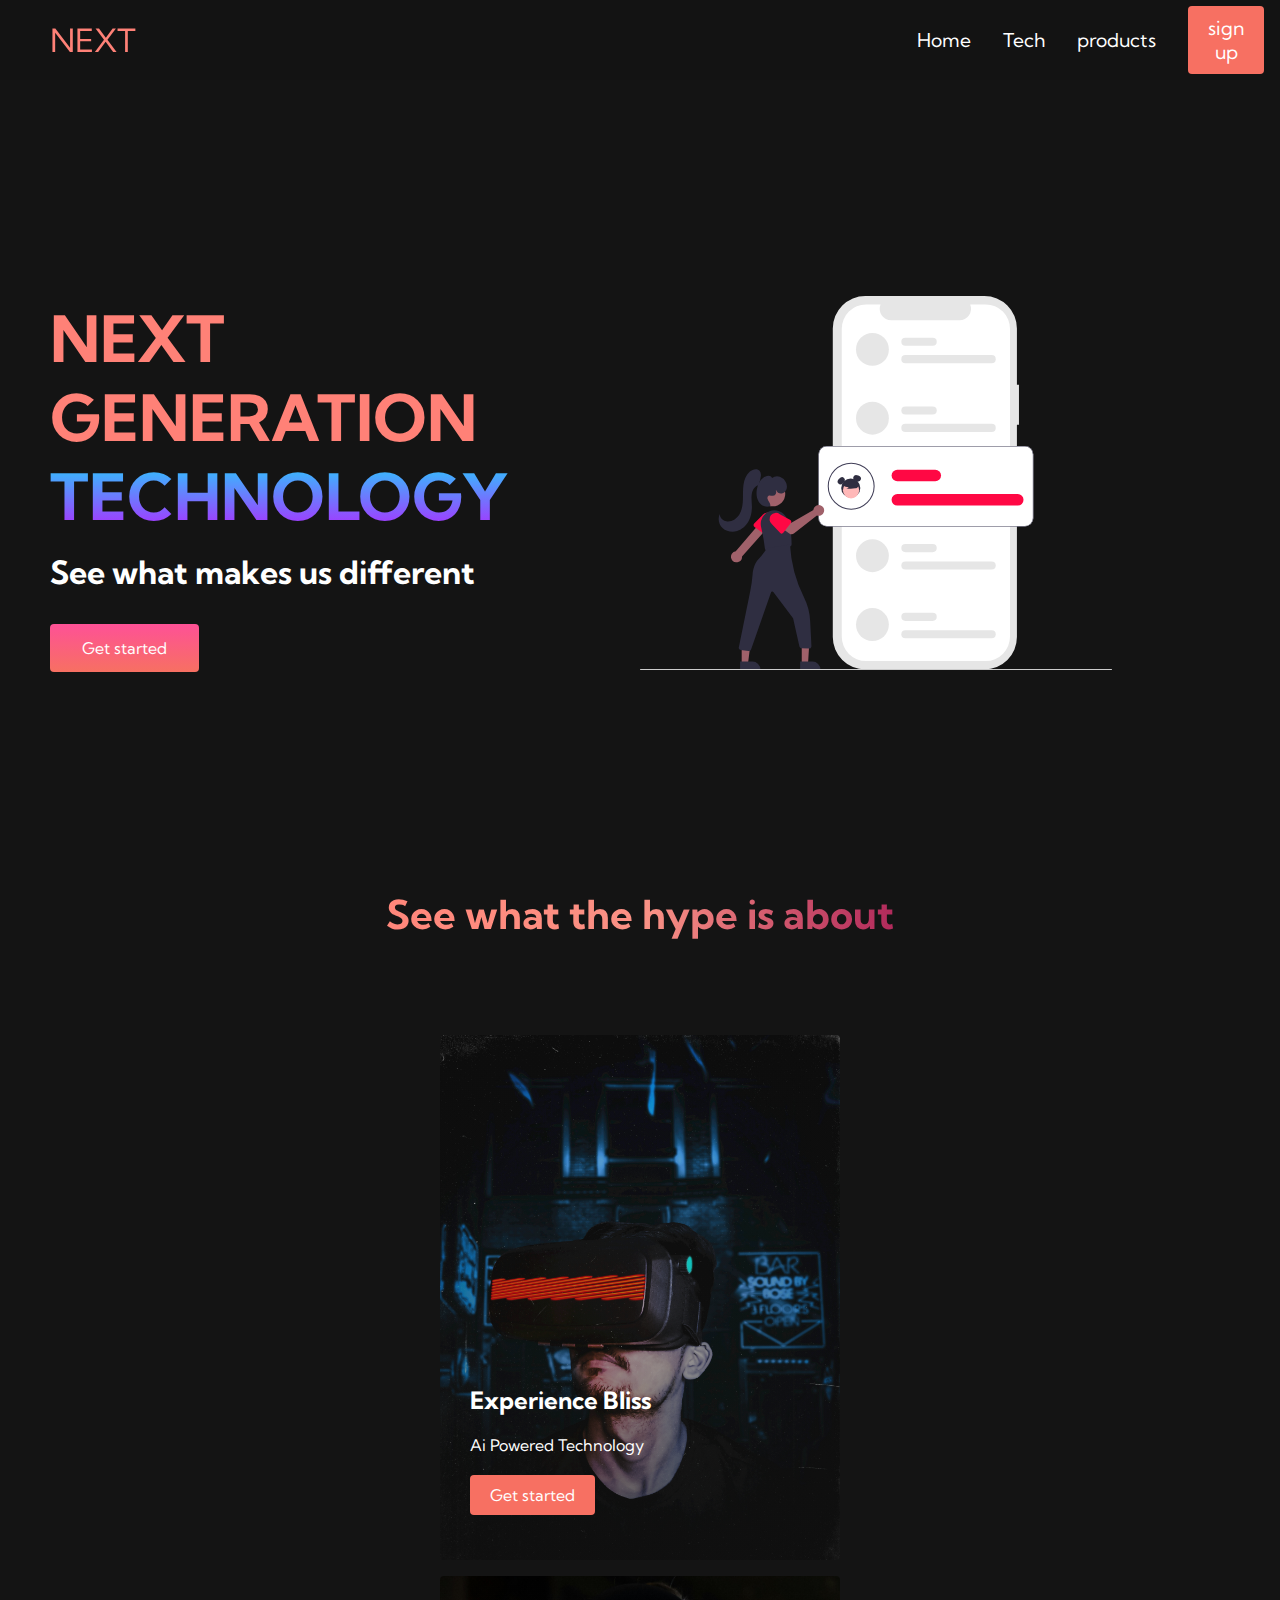
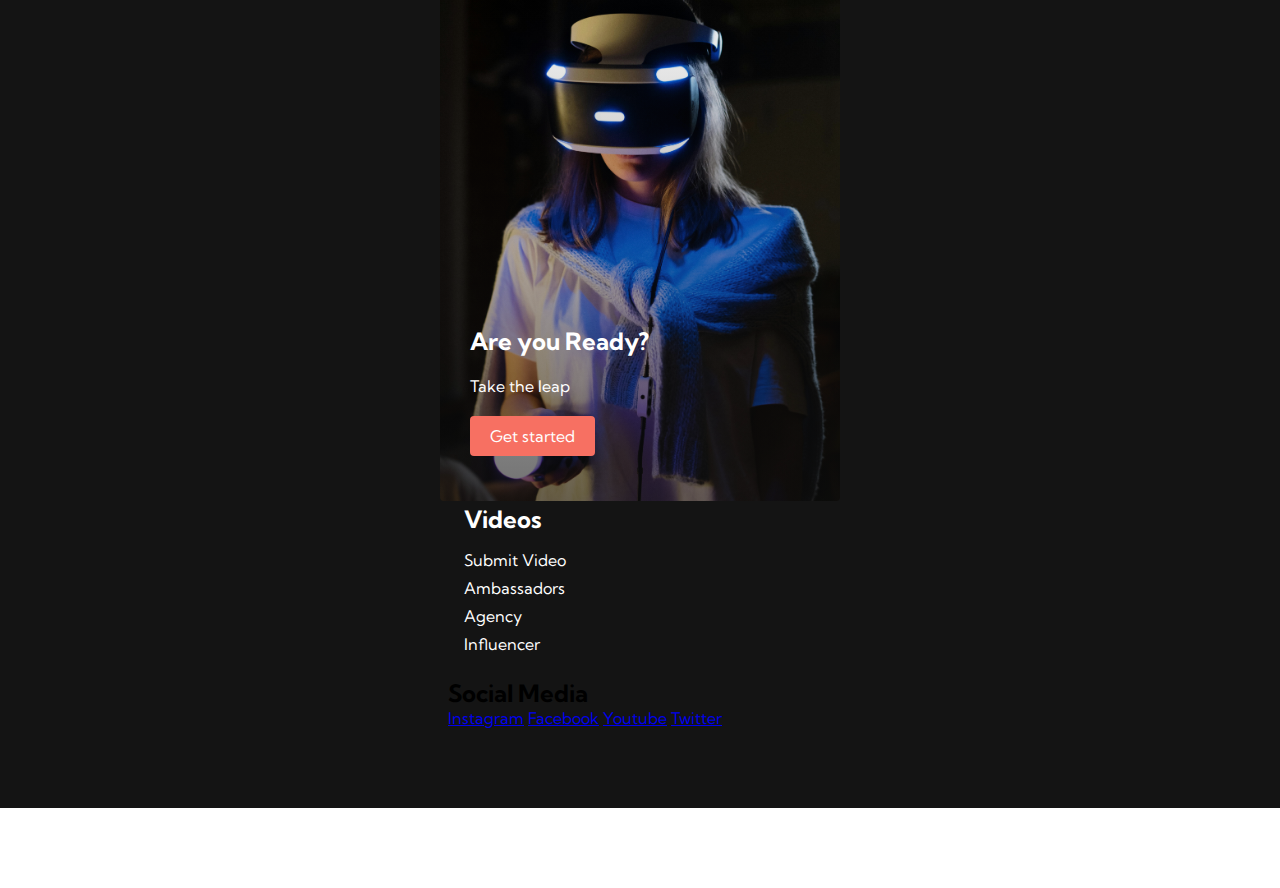
<file: index.html>
<!DOCTYPE html>
<html lang="en">
  <head>
    <meta charset="UTF-8" />
    <meta name="viewport" content="width=device-width, initial-scale=1.0" />
    <title>NEXT Website</title>
    <link rel="stylesheet" href="style.css" />
    <link rel="preconnect" href="https://fonts.googleapis.com" />
    <link rel="preconnect" href="https://fonts.gstatic.com" crossorigin />
    <link
      href="https://fonts.googleapis.com/css2?family=Kumbh+Sans:wght@100..900&display=swap"
      rel="stylesheet"
    />
  </head>
  <body>
    <nav class="navbar">
      <div class="navbar__container">
        <a href="/" id="navbar__logo">NEXT</a>
        <div class="navbar__toggle" id="mobile-menu">
          <span class="bar"></span> <span class="bar"></span>
          <span class="bar"></span>
        </div>
      </div>
      <ul class="navbar__menu">
        <li class="navbar__item">
          <a href="/" class="navbar__links">Home</a>
        </li>
        <li class="navbar__item">
          <a href="/tech.html" class="navbar__links">Tech</a>
        </li>
        <li class="navbar__item">
          <a href="/" class="navbar__links">products</a>
        </li>
        <li class="navbar__btn"><a href="/" class="button">sign up</a></li>
      </ul>
    </nav>

    <!--Hero Section-->
    <div class="main">
      <div class="main__container">
        <div class="main__content">
          <h1>NEXT GENERATION</h1>
          <h2>TECHNOLOGY</h2>
          <p>See what makes us different</p>
          <button class="main__btn"><a href="/">Get started</a></button>
        </div>
        <div class="main_img--container">
          <img src="images/pic1.svg" alt="pic" id="main__img" />
        </div>
      </div>
    </div>

    <!-- Services Section -->
    <div class="services">
      <h1>See what the hype is about</h1>
      <div class="services__container">
        <div class="services__card">
          <h2>Experience Bliss</h2>
          <p>Ai Powered Technology</p>
          <button>Get started</button>
        </div>
        <div class="services__card">
          <h2>Are you Ready?</h2>
          <p>Take the leap</p>
          <button>Get started</button>
        </div>
      </div>
    </div>

    <!-- Footer Section -->
    <div class="footer__container">
      <div class="footer__links">
        <div class="footer__link--wrapper">
          <div class="footer__link--items">
            <h2>About Us</h2>
            <a href="/">How it works</a> <a href="/
            ">Testimonials</a>
            <a href="/">Careers</a> <a href="/">Investments</a>
            <a href="/">Terms of service</a>
          </div>
          <div class="footer__link--items">
            <h2>Contact Us</h2>
            <a href="/">contact</a> <a href="/">Support</a>
            <a href="/">Destinations</a> <a href="/
            ">Sponsorship</a>
          </div>
        </div>
        <div class="footer__link--wrapper">
        <div class="footer__link--items">
          <h2>Videos</h2>
          <a href="/">Submit Video</a> <a href="/
          ">Ambassadors</a>
          <a href="/">Agency</a> <a href="/">Influencer</a>
        </div>
      </div>
      <div class="footer__Link--items">
        <h2>Social Media</h2>
        <a href="/">Instagram</a> <a href="/">Facebook</a>
        <a href="/">Youtube</a> <a href="/">Twitter</a>
        </div>
       </div>
      </div>
      <div class="social__media">
        <div class="social__media--wrap">
          <div class="footer__logo">
            <a href="/" id="footer__logo"><i class="fas fa-gem"></i>NEXT</a>
          </div>
          <p class="website__rights">NEXT 2022. All rights 
            reserved</p>
            <div class="social__icons">
                <a href="/" class="social__icon--link" 
                targets="_blank">
                    <i class="fab fa-facebook"></i>
                </a>
                <a href="/" class="social__icon--link" 
                targets="_blank">
                    <i class="fab fa-instagram"></i>
                </a>
                <a href="/" class="social__icon--link" 
                targets="_blank">
                    <i class="fab fa-twitter"></i>
                </a>
                <a href="/" class="social__icon--link" 
                targets="_blank">
                    <i class="fab fa-youtube"></i>
                </a>
            </div>
        </div>
      </div>
    </div>
    <script src="app.js"></script>
  </body>
</html>
</file>
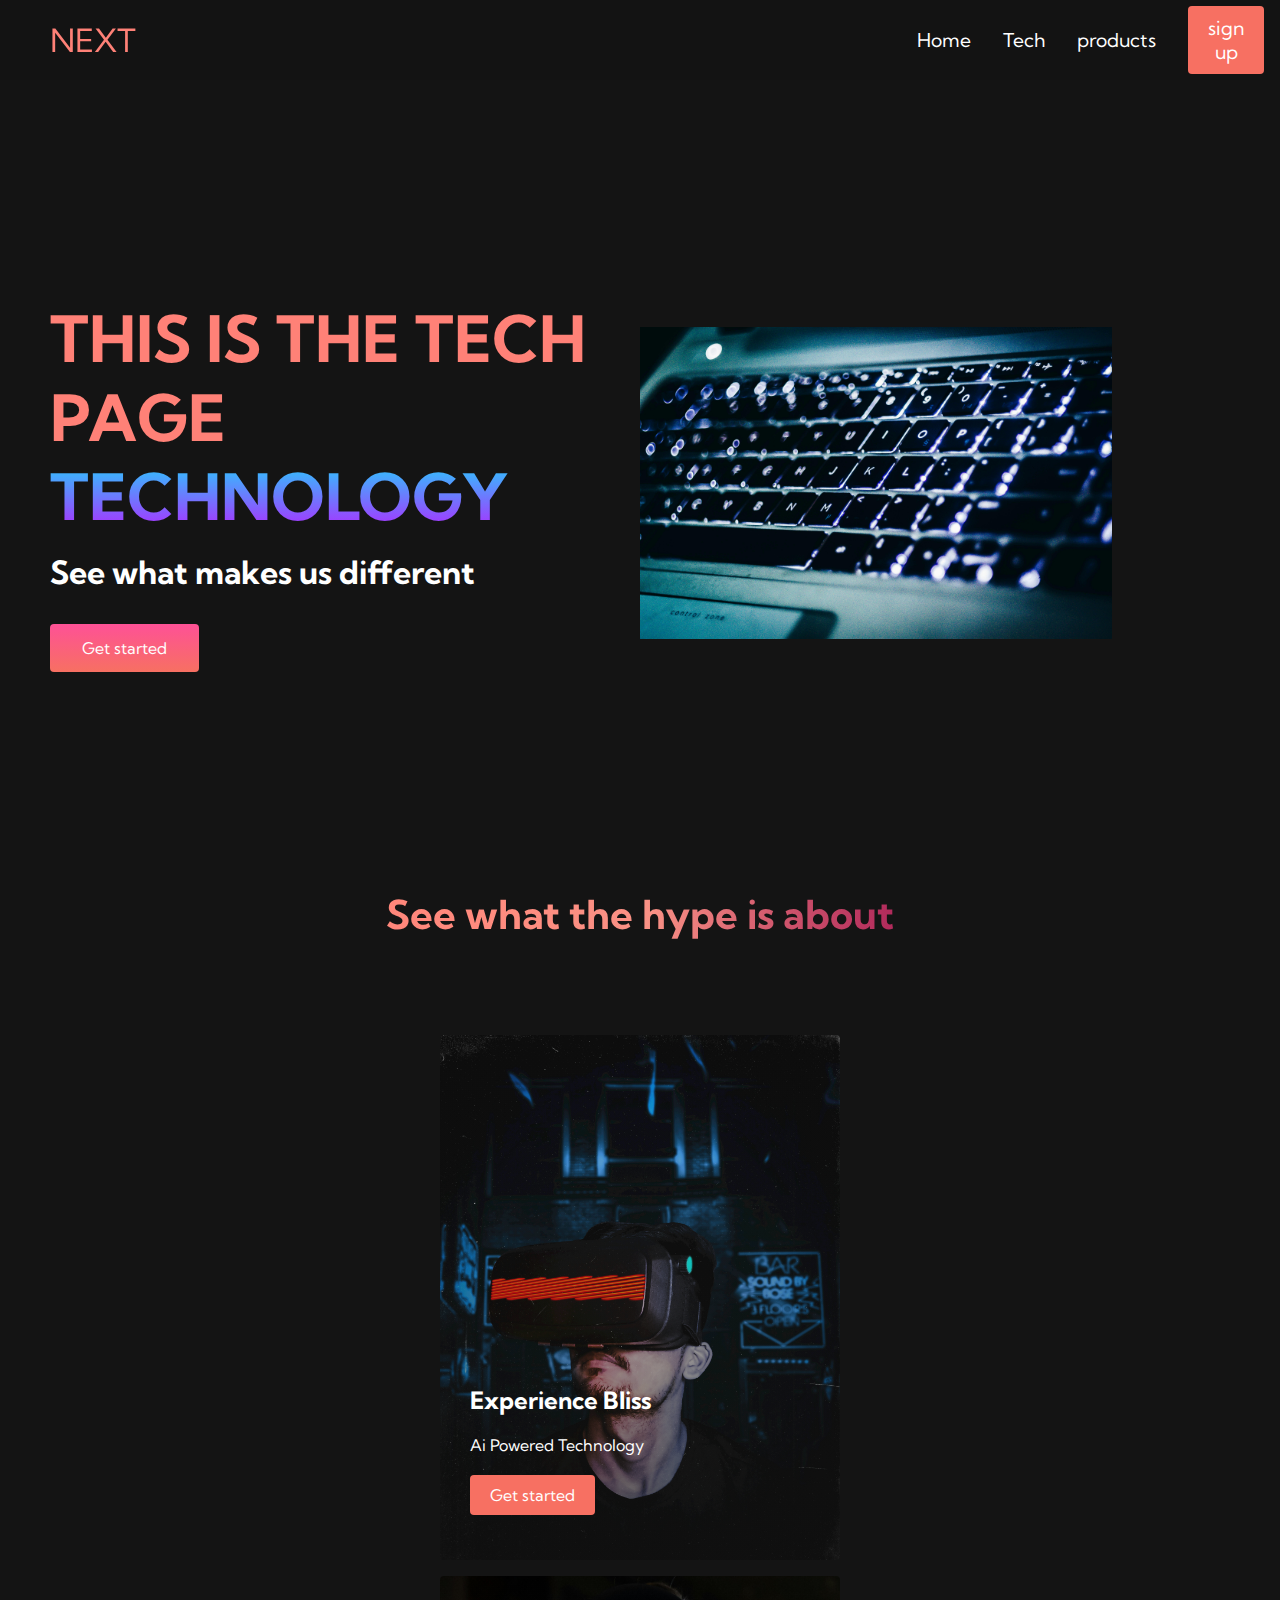
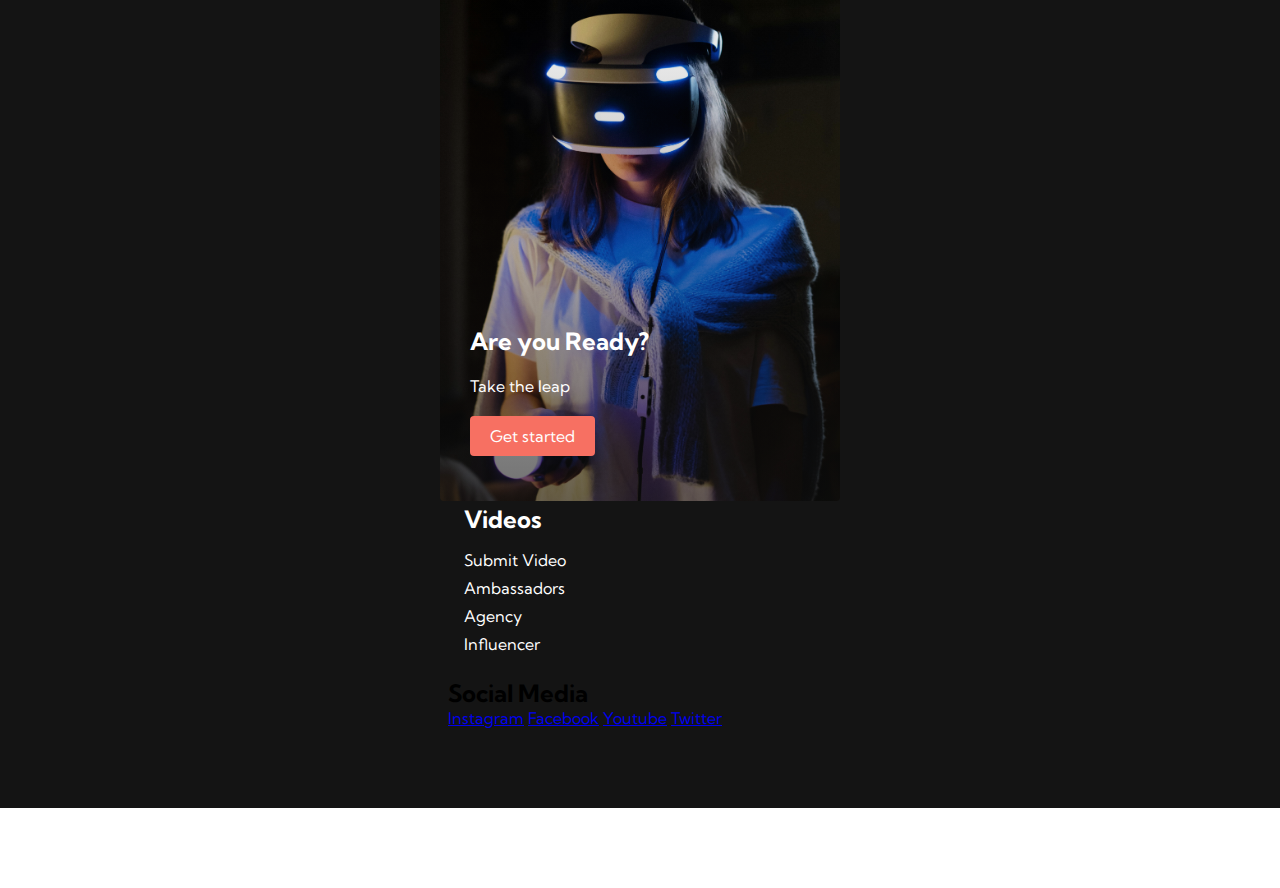
<file: tech.html>
<!DOCTYPE html>
<html lang="en">
  <head>
    <meta charset="UTF-8" />
    <meta name="viewport" content="width=device-width, initial-scale=1.0" />
    <title>NEXT Website</title>
    <link rel="stylesheet" href="style.css" />
    <link rel="preconnect" href="https://fonts.googleapis.com" />
    <link rel="preconnect" href="https://fonts.gstatic.com" crossorigin />
    <link
      href="https://fonts.googleapis.com/css2?family=Kumbh+Sans:wght@100..900&display=swap"
      rel="stylesheet"
    />
  </head>
  <body>
    <nav class="navbar">
      <div class="navbar__container">
        <a href="/" id="navbar__logo">NEXT</a>
        <div class="navbar__toggle" id="mobile-menu">
          <span class="bar"></span> <span class="bar"></span>
          <span class="bar"></span>
        </div>
      </div>
      <ul class="navbar__menu">
        <li class="navbar__item">
          <a href="/" class="navbar__links">Home</a>
        </li>
        <li class="navbar__item">
          <a href="/tech.html" class="navbar__links">Tech</a>
        </li>
        <li class="navbar__item">
          <a href="/" class="navbar__links">products</a>
        </li>
        <li class="navbar__btn"><a href="/" class="button">sign up</a></li>
      </ul>
    </nav>

    <!--Hero Section-->
    <div class="main">
      <div class="main__container">
        <div class="main__content">
          <h1>THIS IS THE TECH PAGE</h1>
          <h2>TECHNOLOGY</h2>
          <p>See what makes us different</p>
          <button class="main__btn"><a href="/">Get started</a></button>
        </div>
        <div class="main_img--container">
          <img src="images/pic2.jpg" alt="pic" id="main__img" />
        </div>
      </div>
    </div>

    <!-- Services Section -->
    <div class="services">
      <h1>See what the hype is about</h1>
      <div class="services__container">
        <div class="services__card">
          <h2>Experience Bliss</h2>
          <p>Ai Powered Technology</p>
          <button>Get started</button>
        </div>
        <div class="services__card">
          <h2>Are you Ready?</h2>
          <p>Take the leap</p>
          <button>Get started</button>
        </div>
      </div>
    </div>

    <!-- Footer Section -->
    <div class="footer__container">
      <div class="footer__links">
        <div class="footer__link--wrapper">
          <div class="footer__link--items">
            <h2>About Us</h2>
            <a href="/">How it works</a> <a href="/
            ">Testimonials</a>
            <a href="/">Careers</a> <a href="/">Investments</a>
            <a href="/">Terms of service</a>
          </div>
          <div class="footer__link--items">
            <h2>Contact Us</h2>
            <a href="/">contact</a> <a href="/">Support</a>
            <a href="/">Destinations</a> <a href="/
            ">Sponsorship</a>
          </div>
        </div>
        <div class="footer__link--wrapper">
        <div class="footer__link--items">
          <h2>Videos</h2>
          <a href="/">Submit Video</a> <a href="/
          ">Ambassadors</a>
          <a href="/">Agency</a> <a href="/">Influencer</a>
        </div>
      </div>
      <div class="footer__Link--items">
        <h2>Social Media</h2>
        <a href="/">Instagram</a> <a href="/">Facebook</a>
        <a href="/">Youtube</a> <a href="/">Twitter</a>
        </div>
       </div>
      </div>
      <div class="social__media">
        <div class="social__media--wrap">
          <div class="footer__logo">
            <a href="/" id="footer__logo"><i class="fas fa-gem"></i>NEXT</a>
          </div>
          <p class="website__rights">NEXT 2022. All rights 
            reserved</p>
            <div class="social__icons">
                <a href="/" class="social__icon--link" 
                targets="_blank">
                    <i class="fab fa-facebook"></i>
                </a>
                <a href="/" class="social__icon--link" 
                targets="_blank">
                    <i class="fab fa-instagram"></i>
                </a>
                <a href="/" class="social__icon--link" 
                targets="_blank">
                    <i class="fab fa-twitter"></i>
                </a>
                <a href="/" class="social__icon--link" 
                targets="_blank">
                    <i class="fab fa-youtube"></i>
                </a>
            </div>
        </div>
      </div>
    </div>
    <script src="app.js"></script>
  </body>
</html>
</file>
<file: style.css>
* {
    box-sizing: border-box;
    margin: 0;
    padding: 0;
    font-family: 'kumbh Sans', sans-serif;
}

.navbar {
    background: #131313;
    height: 80px;
    display: flex;
    justify-content: center;
    align-items: center;
    font-size: 1.2rem;
    position: sticky;
    top: 0;
    z-index: 999;
}

.navbar__container {
    display: flex;
    justify-content: space-between;
    height: 80px;
    z-index: 1;
    width: 100%;
    max-width: 1300px;
    margin: 0 auto;
    padding: 0 50px;
}

#navbar__logo {
    background-color: #ff8177;
    background-image:linear-gradient(to top, #ff0844 0%, #ffb1' 
    100%);
    background-size: 100%;
    -webkit-background-clip: text;
    -moz-background-clip: text;
    -webkit-text-fill-color: transparent;
    moz-text-fill-color: transparent;
    display: flex;
    align-items: center;
    cursor: pointer;
    text-decoration: none;
    font-size: 2rem;
}

.fa-gem {
    margin-right: 0.5rem;
}

.navbar__menu {
    display: flex;
    align-items: center;
    list-style: none;
    text-align: center;
}

.navbar__item {
    height: 80px;
}

.navbar__links {
    color: #fff;
    display: flex;
    align-items: center;
    justify-content: center;
    text-decoration: none;
    padding: 0 1rem;
    height: 100%;
}

.navbar__btn {
    display: flex;
    justify-content: center;
    align-items: center;
    padding: 0 1rem;
    width: 100%;
}

.button {
    display: flex;
    justify-content: center;
    align-items: center;
    text-decoration: none;
    padding: 10px 20px;
    height: 100%;
    width: 100%;
    border: none;
    outline: none;
    border-radius: 4px;
    background: #f77062;
    color: #fff;
}

.button:hover {
    background: #4837ff;
    transition: all 0.3s ease;
}

.navbar__links:hover {
    color: #f77062;
    transition: all 0.3s ease;
}

@media screen and (max-width: 960px) {
    .navbar__container {
        display: flex;
        justify-content: space-between;
        height: 80px;
        z-index: 1;
        width: 100%;
        max-width: 1300px;
        padding: 0;
    }

    .navbar__menu {
        display: grid;
        grid-template-columns: auto;
        margin: 0;
        width: 100%;
        position: absolute;
         top: -1000px;
        opacity: 0; 
        transition: all 0.5s ease;
        height: 50vh;
        z-index: -1;
        background: #131313; 
    }

    .navbar__menu .active {
        background: #131313;
        top: 100%;
        opacity: 1;
        transition: all 0.5s ease;
        z-index: 99;
        height: 50vh;
        font-size: 1.6rem;
    }

    #navbar__logo {
        padding-left: 25px;
    }

    .navbar__toggle .bar {
        width: 25px;
        height: 3px;
        margin: 5px auto;
        transition: all 0.3s ease-in-out;
        background: #fff;
    }

    .navbar__item {
        width: 100px;
    }

    .navbar__links {
        text-align: center;
        padding: 2rem;
        width: 100%;
        display: table;
    }

    #mobile-menu {
        position: absolute;
        top: 20%;
        right: 5%;
        transform: translate(5%, 20%);
    }

    .navbar__btn {
        padding-bottom: 2rem;
    }

    .button {
        display: flex;
        justify-content: center;
        align-items: center;
        width: 80%;
        height: 80px;
        margin: 0;
    }

    .navbar__toggle .bar {
        display: block;
        cursor: pointer;
    }

    #mobile-menu.is-active .bar:nth-child(2) {
        opacity: 0;
    }

    #mobile-menu.is-active .bar:nth-child(1) {
     transform: translateY(8px) rotate(45deg);
    }

    #mobile-menu.is-active .bar:nth-child(3) {
     transform: translateY(-8px) rotate(-45deg);
    }
}


/* Hero Section */
.main {
    background-color: #141414;
}

.main__container {
    display: grid;
    grid-template-columns: 1fr 1fr;
    align-items: center;
    justify-self: center;
    margin: 0 auto;
    height: 90vh;
    background-color: #141414;
    z-index: 1;
    width: 100%;
    max-width: 1300px;
    padding: 0 50px;
}

.main__content h1 {
    font-size: 4rem;
    background-color: #ff8177;
    background-image: linear-gradient(to top, #ff0844 0%, #ffb1'
    100%);
    background-size: 100%;
    -webkit-background-clip: text;
    -moz-background-clip: text;
    -webkit-text-fill-color: transparent;
}

.main__content h2 {
    font-size: 4rem;
    background-color: #ff8177;
    background-image: linear-gradient(to top, #b721ff 0%, #21d4fd
    100%);
    background-size: 100%;
    -webkit-background-clip: text;
    -moz-background-clip: text;
    -webkit-text-fill-color: transparent; 
    moz-text-fill-color:transparent;
}

.main__content p {
    margin-top: 1rem;
    font-size: 2rem;
    font-weight: 700;
    color: #fff;
}

.main__btn {
    font-size: 1rem;
    background-image: linear-gradient(to top, #f77062 0%, #fe5196 
    100%);
    padding: 14px 32px;
    border: none;
    border-radius: 4px;
    color: #fff;
    margin-top: 2rem;
    cursor: pointer;
    position: relative;
    transition: all 0.35s;
    outline: none;
}

.main__btn a {
    position: relative;
    z-index: 2;
    color: #fff;
    text-decoration: none;
}

.main__btn:after {
    position: absolute;
    content: '';
    top: 0;
    left: 0;
    width: 0;
    height: 100%;
    background: #4837ff;
    transition: all 0.35s;
    border-radius: 4px;
}

.main__btn:hover {
    color: #fff;
}

.main__btn:hover:after {
    width: 100%;
}

.main__img--container {
    text-align: center;
}

#main__img {
    height: 80%;
    width: 80%;
}

/* Mobile Responsive */
@media screen and (max-width: 768px) {
    .main__container {
        display: grid;
        grid-template-columns: auto;
        align-items: center;
        justify-content: center;
        width: 100%;
        margin: 0 auto;
        height: 90vh;
    }

    .main__content {
        text-align: center;
        margin-bottom: 4rem;
    }

    .main__content h1 {
        font-size: 2.5rem;
        margin-top: 2rem;
    }

    .main__content h2 {
        font-size: 3rem;
    }

    .main__content p {
        margin-top: 2rem;
        font-size: 1.5rem;
    }

    .main__btn {
        padding: 12px 36px;
        margin: 2.5rem 0;
    }
}

/* Servuces Section CSS */
.services {
    background: #141414;
    display: flex;
    flex-direction: column;
    align-items: center;
    height: 100vh;
}

.services h1 {
    background-color: #ff8177;
    background-image: linear-gradient(
        to right,
        #ff8177 0%,
        #ff867a 0%,
        #ff8c7f 21%,
        #f99185 52%,
        #cf556c 78%,
        #b12a5b 100%
    );
    background-size: 100%;
    margin-bottom: 5rem;
    font-size: 2.5rem;
    -webkit-background-clip: text;
    -moz-background-clip: text;
    -webkit-text-fill-color: transparent; 
    moz-text-fill-color:transparent;
}

.service__container {
    display: flex;
    justify-content: center;
    flex-wrap: wrap;
}

.services__card {
    margin: 1rem;
    height: 525px;
    width: 400px;
    border-radius: 4px;
    background-image: linear-gradient(to 
    bottom, rgba(0,0,0,0) 0%, rgba(17, 17, 17, 0.6) 100%
    ), 
    url('/images/pic3.jpg');
    background-size: cover;
    position: relative;
    color: #fff;
}

.services__card:nth-child(2) {
    background-image: linear-gradient(to 
    bottom, rgba(0,0,0,0) 0%, 
    rgba(17, 17, 17, 0.6) 100%
    ), 
    url('/images/pic4.jpg');
}

.services h2 {
    position: absolute;
    top: 350px;
    left: 30px;
}

.services__card p {
    position: absolute;
    top: 400px;
    left: 30px;
}

.services__card button {
    color: #fff;
    padding: 10px 20px;
    border: none;
    outline: none;
    border-radius: 4px;
    background: #f77062;
    position: absolute;
    top: 440px;
    left: 30px;
    font-size: 1rem;
    cursor: pointer;
}

.services__card:hover {
    transform: scale(1.075);
    transition: 0.2s ease-in;
    cursor: pointer;
}

@media screen and (max-width: 960px) {
    .services {
        height: 1600px;
    }

    .services h1 {
        font-size: 2rem;
        margin-top: 12rem;
    }

@media screen and (max-width: 480px) {
    .services {
        height: 1400px;
    }
}

.services h1 {
    font-size: 1.2rem;
}

    .services__card {
        width: 300px;
    }
}

/* Footer CSS */
.footer__container {
    background-color: #141414;
    padding: 5rem 0;
    display: flex;
    flex-direction: column;
    justify-content: center;
    align-items: center;
}

#footer__logo {
    color: #fff;
    display: flex;
    align-items: center;
    cursor: pointer;
    text-decoration: none;
    font-size: 2rem;
}

.fooer__links {
    width: 100%;
    max-width: 1000px;
    display: flex;
    justify-content: center;
}

.footer__link--wrapper {
    display: flex;
}

.footer__link--items {
    display: flex;
    flex-direction: column;
    align-items: flex-start;
    margin: 16px;
    text-align: left;
    width: 160px;
    box-sizing: border-box;
}

.footer__link--items h2 {
    margin-bottom: 16px;
}

.footer__link--items > h2 {
    color: #fff; 
}

.footer__link--items a {
    color: #fff;
    text-decoration: none;
    margin-bottom: 0.5rem;
}

.footer__link--items a:hover {
    color: #e9e9e9;
    transition: 0.3s ease-out;
}

/* Social Icons */
.social__icon--link {
    color: #fff;
    font-size: 24px;
}

.social__media {
    max-width: 1000px;
    width: 100%;
}

.social__media--wrap {
    display: flex;
    justify-content: space-between;
    align-items: center;
    width: 90%;
    max-width: 1000px;
    margin: 40px auto 0 auto;
}

.social__icons {
    display: flex;
    justify-content: space-between;
    align-items: center;
    width: 240px;
}

.social__logo {
    color: #fff;
    justify-self: flex-start;
    margin-left: 20px;
    cursor: pointer;
    text-decoration: none;
    font-size: 2rem;
    display: flex;
    align-items: center;
    margin-bottom: 16px;
}

.website__rights {
    color: #fff;
}

@media screen and (max-width: 820px) {
    .footer__links {
        padding-top: 2rem;
    }

    #footer__logo {
        margin-bottom: 2rem;
    }

    .website__rights {
        margin-bottom: 2rem;
    }

    .footer__link--wrapper {
        flex-direction: column;
    }

    .social__media--wrap {
        flex-direction: column;
    }
}

@media screen and (max-width: 480px) {
    .footer__link--items {
        margin: 0;
        padding: 10px;
        width: 100%;
    }
}
</file>
